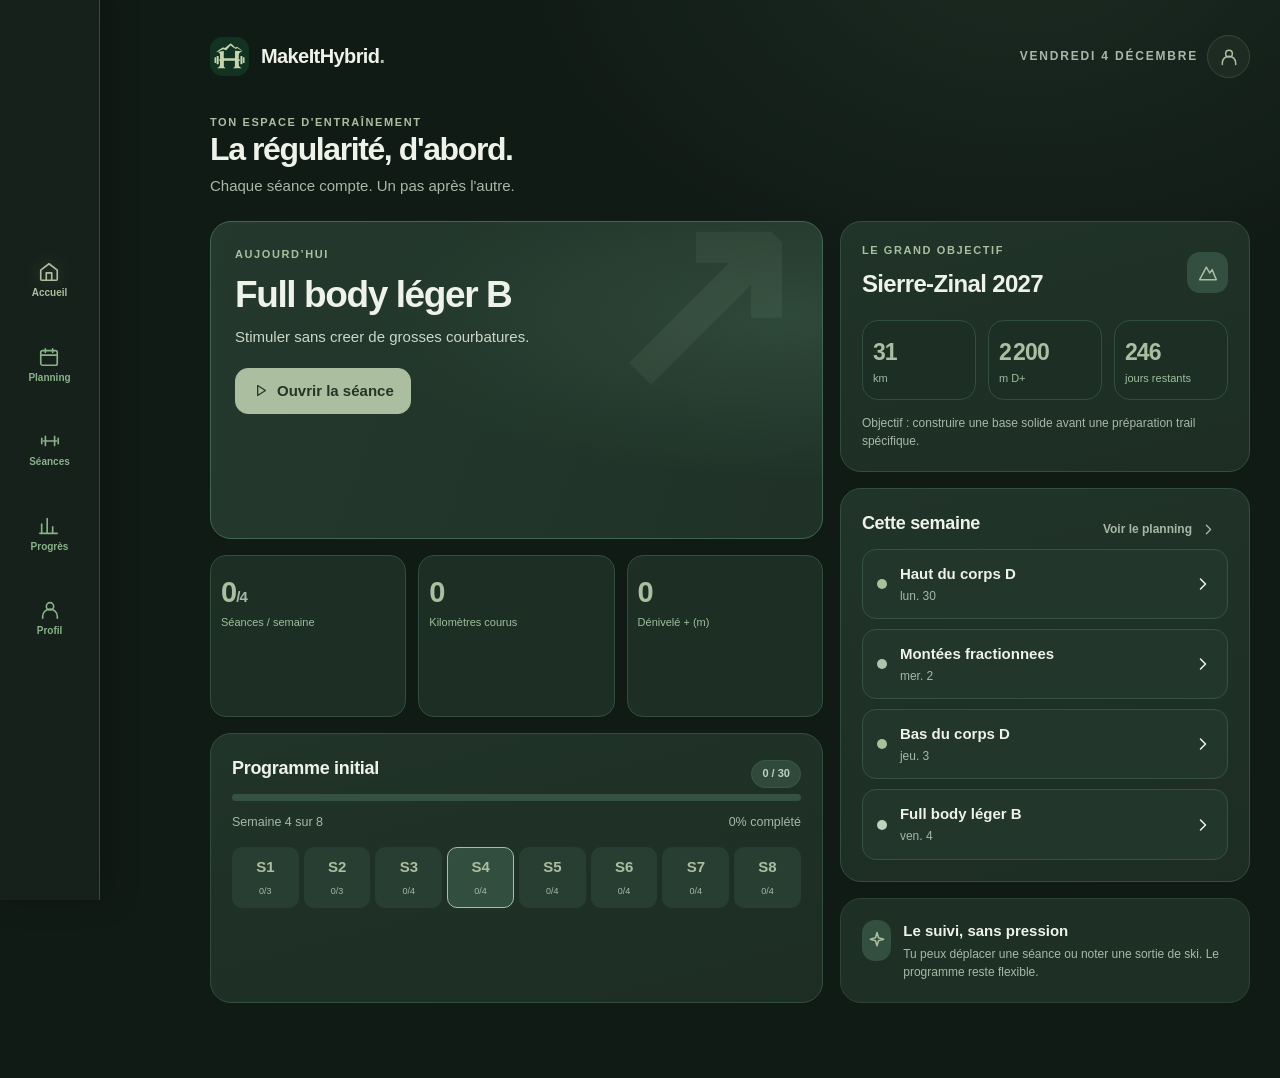
<file: index.html>
<!doctype html>
<html lang="fr">
<head>
<meta charset="UTF-8"><meta name="viewport" content="width=device-width, initial-scale=1, viewport-fit=cover">
<meta name="theme-color" content="#111b16"><meta name="description" content="MakeItHybrid : programme hybride, musculation, course et progression sur iPhone.">
<meta name="apple-mobile-web-app-capable" content="yes"><meta name="apple-mobile-web-app-status-bar-style" content="black-translucent"><meta name="apple-mobile-web-app-title" content="MakeItHybrid">
<link rel="manifest" href="./manifest.webmanifest"><link rel="icon" type="image/svg+xml" href="./public/icon.svg?v=mountain-logo-20261109-v1"><link rel="apple-touch-icon" href="./public/icon-apple.png?v=mountain-logo-20261109-v1">
<link rel="stylesheet" href="./src/styles.css?v=forest-20261109-2">
<title>MakeItHybrid — Strength × Endurance</title>
</head>
<body>
<div id="app"><div class="initial-loader"><img class="brand-mark" src="./public/icon.svg?v=mountain-logo-20261109-v1" width="39" height="39" alt="" style="background:#123321;object-fit:cover;padding:0"><h1>MakeItHybrid</h1><p>Chargement de ton carnet…</p></div></div>
<script type="module" src="./src/app.mjs?v=schedule-wednesday-20261109-v1"></script>
</body>
</html>
</file>
<file: src/styles.css>
:root{color-scheme:dark;--bg:#111b16;--bg2:#17241c;--panel:#1d2b23;--panel2:#26392c;--line:#354939;--sub:#a9b7a8;--text:#eef2e9;--accent:#acbea0;--blue:#a3bca8;--pink:#c2aca0;--radius:21px;--safe:env(safe-area-inset-bottom,0px);font-family:-apple-system,BlinkMacSystemFont,'Segoe UI',Inter,Arial,sans-serif;font-size:15px;line-height:1.45}
*{box-sizing:border-box}html{background:var(--bg);scroll-behavior:smooth}body{background:radial-gradient(ellipse 500px 340px at 80% -60px,#2a423566,transparent),var(--bg);color:var(--text);margin:0;min-height:100vh;-webkit-tap-highlight-color:transparent}button,input,select,textarea{font:inherit}button{cursor:pointer}button:disabled{opacity:.45;cursor:not-allowed}button,input,select,textarea{touch-action:manipulation}button:focus-visible,input:focus-visible,select:focus-visible,textarea:focus-visible{outline:2px solid var(--accent);outline-offset:3px}h1,h2,h3,h4,p{margin:0}h1{font-size:32px;letter-spacing:-1.4px;line-height:1.14}h2{font-size:24px;letter-spacing:-.65px}h3{font-size:18px;letter-spacing:-.3px}small{color:var(--sub)}a{color:var(--accent)}.hide{display:none!important}.wrap{max-width:1120px;margin:auto;padding:0 24px 110px}.topbar{display:flex;align-items:center;justify-content:space-between;padding:28px 0 23px;gap:14px}.brand{display:flex;align-items:center;gap:12px;font-weight:830;letter-spacing:-.6px;font-size:20px}.brand-mark{width:39px;height:39px;display:grid;place-items:center;background:var(--accent);color:#1d2d20;border-radius:13px;font-weight:900;font-size:29px}.topdate{font-size:12px;text-transform:uppercase;letter-spacing:1.8px;color:var(--sub);font-weight:750}.avatar{width:43px;height:43px;border:1px solid var(--line);border-radius:50%;display:grid;place-items:center;background:var(--panel);color:var(--accent)}.toplinks{display:flex;gap:9px;align-items:center}.nav{position:fixed;bottom:0;left:0;right:0;z-index:20;display:flex;justify-content:space-around;align-items:center;background:#16231bee;backdrop-filter:blur(24px);border-top:1px solid #355343;padding:9px 6px calc(10px + var(--safe));box-shadow:0 -12px 35px #060e0980}.nav button{display:grid;justify-items:center;gap:3px;border:0;color:#8ab28a;background:transparent;padding:5px 8px;min-width:60px;font-size:10px;font-weight:680}.nav button svg{width:22px;height:22px}.nav button.active{color:var(--accent)}.nav button.active svg{filter:drop-shadow(0 0 9px #acbea055)}.section-intro{display:flex;align-items:start;justify-content:space-between;gap:12px;margin:14px 0 24px}.muted{color:var(--sub)}.tiny{font-size:12px}.eyebrow{color:var(--accent);font-size:11px;font-weight:800;letter-spacing:1.6px;text-transform:uppercase}.lede{margin-top:8px;color:var(--sub)}.grid{display:grid;grid-template-columns:minmax(0,1fr);gap:16px}.grid2{grid-template-columns:repeat(2,minmax(0,1fr))}.grid3{grid-template-columns:repeat(3,minmax(0,1fr))}.panel{background:linear-gradient(165deg,#213429,#1d2d24);border:1px solid #324e3f;border-radius:var(--radius);padding:21px;min-width:0;overflow:hidden}.panel.faint{background:#1c2c23}.panel.soft{background:#1e3026;border-color:#2b4336}.panel h3{margin-bottom:13px}.hero{position:relative;padding:25px 24px;min-height:215px;background:radial-gradient(ellipse at 95% 30%,#40645070,transparent 52%),linear-gradient(110deg,#24382d,#213429 67%,#203228);border-color:#416652}.hero>*{position:relative}.hero h1{margin:11px 0 10px;max-width:450px}.hero .lede{max-width:420px;color:#cbd8c9}.hero:after{content:'↗';position:absolute;right:17px;top:-44px;color:#acbea015;font-size:250px;font-weight:900;line-height:1}.row{display:flex;align-items:center;gap:12px}.spread{justify-content:space-between}.start{align-items:start}.grow{flex:1;min-width:0}.btn{border:1px solid var(--line);background:#2c4437;color:var(--text);border-radius:13px;padding:11px 16px;font-weight:760;display:inline-flex;align-items:center;justify-content:center;gap:8px;min-height:44px;text-align:center;transition:filter .15s,transform .1s}.btn:hover{filter:brightness(1.12)}.btn:active{transform:scale(.985)}.btn.accent{background:var(--accent);border-color:var(--accent);color:#243625}.btn.outline{background:transparent;border-color:#526b5c}.btn.ghost{background:transparent;border-color:transparent;color:var(--sub)}.btn.warn{background:#4b3431;border-color:#74514a;color:#e0c0b6}.btn.small{font-size:12px;min-height:34px;padding:7px 10px;border-radius:11px}.btn.icon-only{padding:7px;min-width:40px}.btn.block{width:100%}.btn svg{width:17px;height:17px}.btnrow{display:flex;gap:9px;flex-wrap:wrap}.btnrow.end{justify-content:flex-end}.kpis{display:grid;grid-template-columns:repeat(3,minmax(0,1fr));gap:12px}.kpi{background:#1d2e25;border:1px solid #324e3f;border-radius:16px;padding:15px 10px 12px}.kpi .n{font-size:29px;font-weight:820;letter-spacing:-.9px;color:var(--accent)}.kpi .label{font-size:11px;color:#9ebf9e;margin-top:2px}.pill{display:inline-flex;align-items:center;gap:5px;font-size:11px;border-radius:20px;padding:5px 10px;color:#bfd0bd;background:#2f493a;border:1px solid #385746;font-weight:700;white-space:nowrap}.pill.force{background:#2b4436;border-color:#3d5f4c;color:#d3dfd1}.pill.cardio{background:#2b4537;border-color:#46654e;color:#c9dcc5}.pill.mixte{background:#403a3c;border-color:#66605d;color:#d9d0c5}.pill.done{background:#304b3c;color:#d1ddd0}.pill.missed{background:#523c38;color:#e3c6ba}.progress{width:100%;height:7px;border-radius:6px;background:#345141;overflow:hidden}.progress>span{display:block;height:100%;background:linear-gradient(90deg,#81ac81,var(--accent));border-radius:6px;transition:width .2s}.activity{border-radius:15px;border:1px solid #395948;background:#253a2e;padding:16px;margin-top:13px}.activity h3{margin:7px 0}.miniicon{width:41px;height:41px;display:grid;place-items:center;background:#324f3f;border-radius:13px;color:var(--accent)}.miniicon svg{width:20px;height:20px}.activity .desc{font-size:13px;color:#9ec09e}.activity .meta{display:flex;gap:13px;flex-wrap:wrap;margin:12px 0 14px;color:#bcceb9;font-size:12px}.divider{height:1px;background:var(--line);margin:17px 0}.list{display:grid;gap:10px}.listitem{display:flex;align-items:center;gap:13px;padding:13px 14px;background:#22362b;border:1px solid #355342;border-radius:14px;min-width:0}.listitem .name{font-weight:740}.listitem .sub{font-size:12px;color:var(--sub);margin-top:3px}.listitem .right{margin-left:auto;display:flex;align-items:center;gap:8px}.listitem.clickable{cursor:pointer}.listitem.clickable:hover{border-color:#768c7f}.categorydot{width:10px;height:10px;border-radius:50%;flex-shrink:0;background:#a1c2a1}.categorydot.force{background:#abc09a}.categorydot.cardio{background:#b0c4ad}.categorydot.mixte{background:#bfd0bd}.calendar-head{display:flex;align-items:center;justify-content:space-between;gap:12px;flex-wrap:wrap}.calendar-head strong{font-size:17px}.days{display:grid;grid-template-columns:repeat(7,minmax(0,1fr));gap:7px;margin:20px 0 14px}.day{border:1px solid #335040;background:#203128;border-radius:14px;min-height:79px;padding:9px 3px;display:flex;flex-direction:column;align-items:center;gap:5px;color:#d0dcce}.day strong{font-size:17px}.day .dow{font-size:10px;text-transform:uppercase;color:#9fc09f}.day.selected{border:1px solid var(--accent);background:#2d4739;color:var(--accent)}.day.today{box-shadow:inset 0 0 0 1px #8eb68e}.day .dots{min-height:6px;display:flex;gap:3px}.day .dots i{display:block;width:5px;height:5px;border-radius:50%;background:var(--accent)}.day .dots i.cardio{background:var(--blue)}.day .dots i.mixte{background:#c3d3c1}.monthgrid{display:grid;grid-template-columns:repeat(7,1fr);gap:5px;margin-top:16px}.monthcell{aspect-ratio:1.04;padding:7px 3px;display:flex;flex-direction:column;align-items:center;justify-content:space-between;background:#24392e;border:1px solid #335040;border-radius:9px;color:#eaf0e9;font-size:13px}.monthcell.dim{opacity:.3}.monthcell.selected{border-color:var(--accent);color:var(--accent)}.monthcell.today{box-shadow:inset 0 0 0 1px #79a879}.monthlabel{text-align:center;font-size:10px;color:var(--sub)}.monthlabel-row{display:grid;grid-template-columns:repeat(7,1fr);gap:5px}.countdot{display:flex;gap:2px}.countdot span{height:4px;width:5px;border-radius:50%;background:var(--accent)}.field{display:grid;gap:6px;min-width:0}.field label,.field .fieldlabel{color:#b6c9b4;font-size:12px;font-weight:700}.field input,.field select,.field textarea,.editable{width:100%;min-width:0;border:1px solid #3f6350;background:#192720;color:#fff;border-radius:12px;padding:12px 11px;min-height:45px;outline:none}.field input:focus,.field select:focus,.field textarea:focus{border-color:#b1c3a4}.field textarea{resize:vertical;min-height:78px}.field input[type=number]{font-variant-numeric:tabular-nums}.formgrid{display:grid;grid-template-columns:repeat(2,minmax(0,1fr));gap:11px}.field.full{grid-column:1/-1}.details-header{margin-bottom:15px}.ex-card{border:1px solid #375645;background:#22362b;border-radius:16px;padding:16px;margin:10px 0}.ex-card summary{cursor:pointer;display:flex;align-items:center;gap:10px}.ex-card summary::-webkit-details-marker{display:none}.ex-card h4{font-size:15px;margin:0}.ex-card .hint{font-size:12px;color:#9ebf9e;margin:5px 0 11px}.sets{display:grid;gap:7px}.set-row{display:grid;grid-template-columns:32px minmax(0,1fr) minmax(0,1fr) 48px;gap:8px;align-items:center}.set-row .num{font-size:12px;color:#becfbb;text-align:center}.set-row input{width:100%;padding:10px 6px;text-align:center;border-radius:10px;border:1px solid #406450;background:#1a2921;color:var(--text);min-height:42px}.set-row .checkset{height:42px;border-radius:11px;background:#2d4639;border:1px solid #506a5a;color:#a5c5a5;font-size:21px;display:grid;place-items:center}.set-row .checkset.done{background:var(--accent);color:#18251e;border-color:var(--accent)}.sethead{display:grid;grid-template-columns:32px 1fr 1fr 48px;gap:8px;color:#8fb68f;font-size:10px;text-align:center;margin:12px 0 6px}.history{font-size:11px;color:#b9cbb6;margin-top:7px}.explain{border-left:2px solid #b1c3a4;padding:8px 0 8px 12px;margin:9px 0;font-size:12px;color:#d3dfd1}.logactions{position:sticky;bottom:calc(75px + var(--safe));padding:10px 0;background:linear-gradient(0deg,#111b16f2 80%,transparent);z-index:10}.chart{display:block;width:100%;height:auto;overflow:visible}.chartbox{min-height:160px}.plot{width:100%;height:150px}.axislabels{display:flex;justify-content:space-between;color:#7eab7e;font-size:10px;margin-top:5px}.legend{display:flex;gap:9px;align-items:center;flex-wrap:wrap}.legend i{width:7px;height:7px;border-radius:50%;background:var(--accent)}.metric-list{display:flex;gap:10px;overflow-x:auto;padding:3px 0 12px}.metric-list button{white-space:nowrap}.measure{border:1px solid #385746;border-radius:14px;padding:14px;background:#24382d}.measure small{font-size:11px}.measure strong{display:block;font-size:22px;margin:5px 0}.timer-visual{display:grid;place-items:center;width:200px;height:200px;border-radius:50%;background:radial-gradient(circle,#2a4134 57%,transparent 59%),conic-gradient(var(--accent) var(--timer-pct,0%),#365544 0);margin:20px auto;text-align:center}.timer-visual strong{font-size:47px;letter-spacing:-2px;font-variant-numeric:tabular-nums}.timer-visual small{display:block;text-transform:uppercase;letter-spacing:1px}.timer-stage{text-align:center;color:var(--accent);font-weight:810}.timer-config{display:grid;grid-template-columns:repeat(2,1fr);gap:10px}.modal-overlay{position:fixed;inset:0;background:#070e08d9;z-index:50;display:flex;align-items:flex-end;justify-content:center;overflow-y:auto}.modal{min-width:0;background:#1e3026;border:1px solid #426753;border-radius:24px 24px 0 0;padding:19px 17px calc(26px + var(--safe));max-height:94vh;overflow-y:auto;width:100%;max-width:640px;box-shadow:0 -25px 100px #07130db8}.modal-head{display:flex;align-items:center;justify-content:space-between;gap:12px;margin-bottom:17px}.modal-head h2{font-size:22px}.modal .exrow{border:1px solid #385847;border-radius:13px;padding:12px;margin:10px 0;background:#24382d}.modal .exrow .formgrid{margin-top:10px}.toast{position:fixed;z-index:99;bottom:calc(89px + var(--safe));left:50%;transform:translateX(-50%);background:#acbea0;color:#1e2e25;font-weight:790;font-size:13px;padding:11px 18px;border-radius:30px;box-shadow:0 8px 28px #0007;max-width:90%;text-align:center}.empty{padding:28px 12px;text-align:center;color:var(--sub);border:1px dashed #3b5c49;border-radius:15px}.empty svg{width:27px;height:27px;color:var(--accent)}.status{display:inline-flex;align-items:center;gap:5px;color:var(--sub);font-size:11px}.status strong{font-weight:650}.alert{background:#2f493a;border:1px solid #6a7e72;padding:12px;border-radius:12px;font-size:12px;color:#f0e9e8}.initial-loader{display:grid;justify-items:center;align-content:center;gap:15px;height:100vh;color:var(--sub)}.initial-loader h1{color:var(--text)}.spacer{height:8px}.tagline{color:#a0c1a0;font-size:12px}.section-title{display:flex;align-items:center;justify-content:space-between;gap:10px;margin:21px 0 12px}.section-title h2{font-size:19px}.mini-stats{display:flex;gap:19px;flex-wrap:wrap;color:#baccb8;font-size:12px}.mini-stats strong{color:var(--text)}.seg{display:inline-flex;gap:4px;padding:4px;border-radius:13px;background:#22362b;border:1px solid #365443}.seg button{border:0;border-radius:9px;padding:7px 12px;color:#9cbf9c;background:transparent;font-weight:760;font-size:12px}.seg button.sel{background:#3d5f4c;color:var(--text)}.wide-actions{display:flex;justify-content:space-between;gap:10px;align-items:center}.barrow{display:flex;align-items:end;justify-content:space-between;gap:7px;height:126px;padding:9px 0 0;border-bottom:1px solid #3e614e}.barcol{flex:1;display:flex;flex-direction:column;justify-content:flex-end;align-items:center;height:100%;gap:4px}.barcol>div{background:linear-gradient(0deg,#6f8d7b,#acbea0);width:70%;max-width:30px;border-radius:6px 6px 0 0;min-height:2px}.barcol small{font-size:10px;white-space:nowrap}.softcall{padding:13px;border-radius:13px;background:#283e32;border:1px solid #3e614e;font-size:12px;color:#d9e3d7}.softcall strong{color:var(--accent)}.weekbar{display:grid;grid-template-columns:repeat(8,1fr);gap:5px}.weekbar .weekitem{border-radius:10px;background:#283e32;padding:8px 1px;text-align:center;cursor:pointer;border:1px solid transparent}.weekbar .weekitem.active{background:#324e3e;border-color:var(--accent)}.weekitem strong{display:block;color:var(--accent)}.weekitem small{font-size:9px}.alert.success{background:#263b30;border-color:#516b5b;color:#d4dfd3}::selection{background:#aabf9a66}input[type=file]{display:none}
@media(min-width:760px){.wrap{padding:0 30px 75px}.nav{width:100px;right:auto;top:0;bottom:0;left:0;display:flex;flex-direction:column;justify-content:center;gap:15px;border-top:0;border-right:1px solid #324e3e;padding:20px 6px}.nav button{padding:15px 6px;min-width:0}.wrap{margin-left:max(100px,calc((100vw - 1120px)/2 + 100px))}.topbar{padding-top:35px}.desktop-cols{display:grid;grid-template-columns:minmax(0,1.42fr) minmax(0,.95fr);gap:17px}.logactions{bottom:0}.modal-overlay{align-items:center}.modal{border-radius:24px;padding:24px;max-height:89vh}.hero{min-height:245px}.hero h1{font-size:37px}.day{min-height:87px}.days{gap:10px}}
@media(max-width:400px){.wrap{padding-left:15px;padding-right:15px}.panel{padding:16px}.topbar{padding:21px 0 18px}.brand{font-size:18px}.topdate{font-size:10px}.kpis{gap:7px}.kpi .n{font-size:24px}.kpi{padding:13px 7px}.day{min-height:73px}.set-row{grid-template-columns:25px 1fr 1fr 40px;gap:5px}.sethead{grid-template-columns:25px 1fr 1fr 40px;gap:5px}}

/* MakeItHybrid · Forest & sage · UI media */

.media-inline{margin-top:8px}
.btn.media-trigger{color:var(--accent);background:#283e30;border:1px solid #46644e;font-weight:650;min-height:32px;padding:6px 11px;border-radius:12px;box-shadow:none}
.btn.media-trigger:hover{background:#344b3a}
.media-modal{max-width:660px}
.media-modal .modal-head{align-items:flex-start;gap:14px}
.media-photo-grid{display:grid;grid-template-columns:repeat(2,minmax(0,1fr));gap:10px;margin:14px 0 6px}
.media-photo-grid img{width:100%;aspect-ratio:4/3;object-fit:contain;display:block;border-radius:14px;border:1px solid var(--line);background:#e6e8df}
.media-placeholder{background:#203328;border:1px dashed #526e56;min-height:135px;display:grid;place-content:center;text-align:center;gap:10px;border-radius:16px;margin:14px 0;padding:17px;color:var(--sub)}
.media-placeholder svg{margin:auto;color:var(--accent)}
.media-note,.media-credit{margin:10px 0 12px;line-height:1.5}
.media-video{position:relative;margin:14px 0 10px;border-radius:16px;overflow:hidden;background:#090e0a}
.media-video iframe,.media-video video{display:block;border:0;width:100%;aspect-ratio:16/9}
.media-edit{border-top:1px solid var(--line);padding-top:14px;margin-top:18px}
.media-edit summary{font-size:14px;font-weight:650;cursor:pointer;color:var(--accent);padding:6px 0 12px}
.media-edit .field{margin-bottom:13px}
.media-edit input{width:100%}
.media-edit .btnrow{margin-top:15px}
@media(max-width:420px){.media-photo-grid{gap:6px}.media-photo-grid img{aspect-ratio:4/5}.media-modal{max-height:calc(100dvh - 35px)}.media-trigger{max-width:100%}}
</file>
